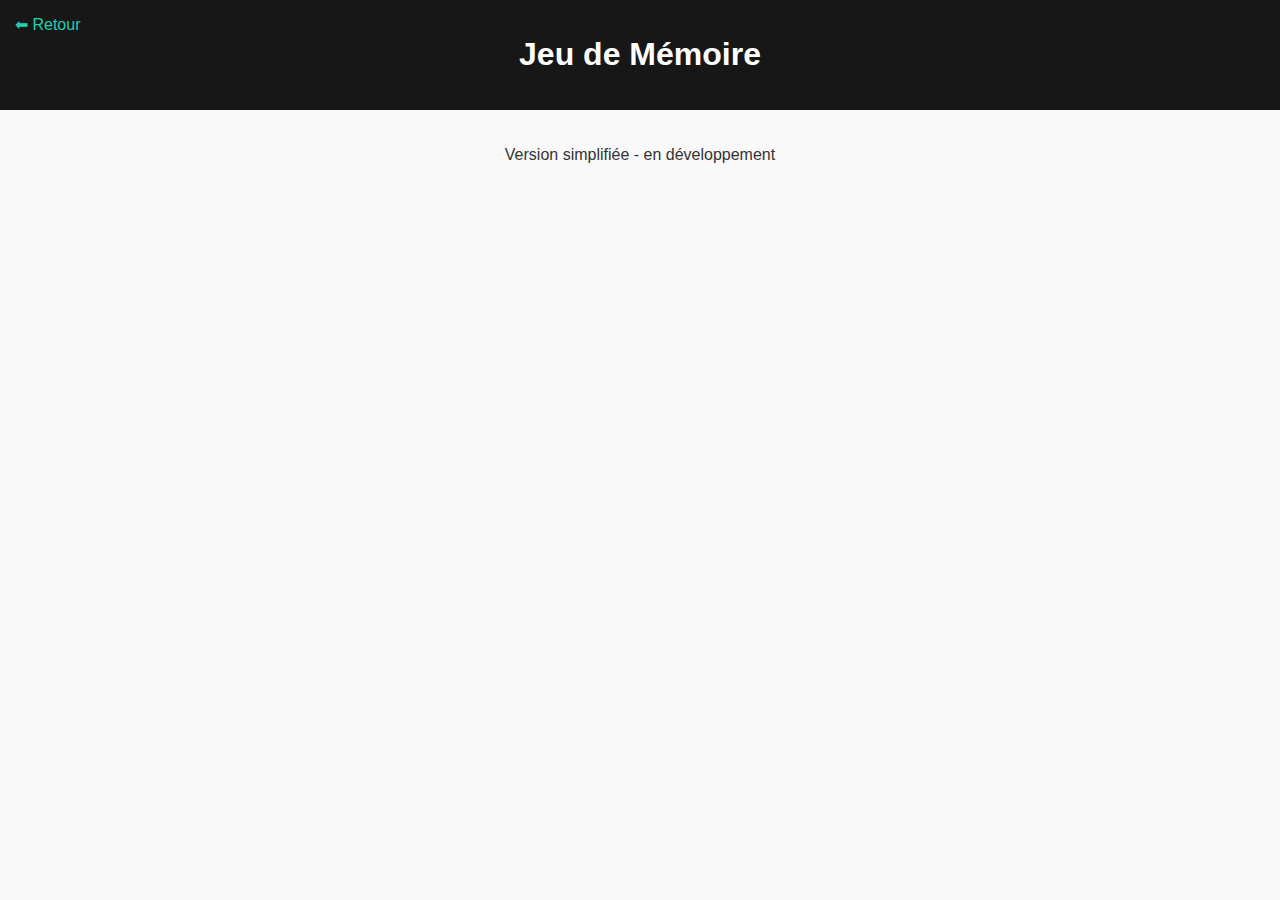
<file: memory.html>
<!DOCTYPE html>
<html lang="fr">
<head>
  <meta charset="UTF-8">
  <meta name="viewport" content="width=device-width, initial-scale=1.0">
  <title>Jeu de Mémoire</title>
  <link rel="stylesheet" href="memory.css">
</head>
<body>
  <header><a href="index.html">⬅ Retour</a><h1>Jeu de Mémoire</h1></header>
  <main>
    <p>Version simplifiée - en développement</p>
  </main>
</body>
</html>
</file>
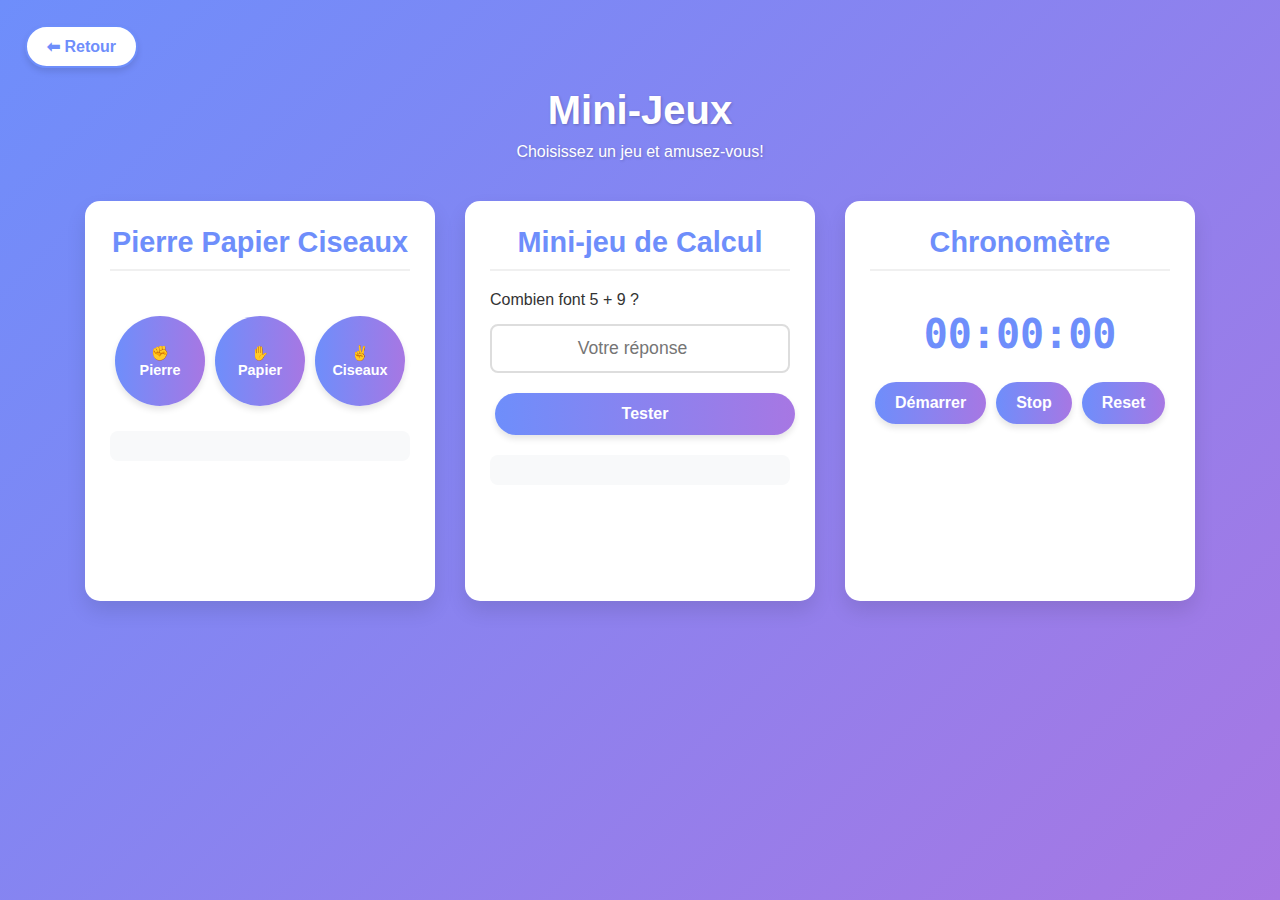
<file: minijeu.html>
<!DOCTYPE html>
<html lang="fr">

<head>
    <meta charset="UTF-8">
    <meta name="viewport" content="width=device-width, initial-scale=1.0">
    <title>Mini-Jeux</title>
    <style>
        * {
            box-sizing: border-box;
            margin: 0;
            padding: 0;
            font-family: 'Segoe UI', Tahoma, Geneva, Verdana, sans-serif;
        }

        body {
            background: linear-gradient(135deg, #6e8efb, #a777e3);
            color: #333;
            min-height: 100vh;
            padding: 20px;
        }

        .container {
            max-width: 1200px;
            margin: 0 auto;
        }

        header {
            text-align: center;
            margin-bottom: 40px;
            color: white;
            text-shadow: 1px 1px 3px rgba(0, 0, 0, 0.2);
        }

        h1 {
            font-size: 2.5rem;
            margin-bottom: 10px;
        }

        .games-container {
            display: flex;
            flex-wrap: wrap;
            justify-content: center;
            gap: 30px;
        }

        .game-card {
            background-color: white;
            border-radius: 15px;
            box-shadow: 0 10px 20px rgba(0, 0, 0, 0.1);
            padding: 25px;
            width: 350px;
            min-height: 400px;
            transition: transform 0.3s, box-shadow 0.3s;
            display: flex;
            flex-direction: column;
        }

        .game-card:hover {
            transform: translateY(-5px);
            box-shadow: 0 15px 30px rgba(0, 0, 0, 0.15);
        }

        .game-card h3 {
            text-align: center;
            margin-bottom: 20px;
            color: #6e8efb;
            font-size: 1.8rem;
            border-bottom: 2px solid #f0f0f0;
            padding-bottom: 10px;
        }

        .game-content {
            flex-grow: 1;
            display: flex;
            flex-direction: column;
            justify-content: space-between;
        }

        button {
            background: linear-gradient(to right, #6e8efb, #a777e3);
            color: white;
            border: none;
            padding: 12px 20px;
            border-radius: 50px;
            cursor: pointer;
            font-size: 1rem;
            font-weight: 600;
            margin: 5px;
            transition: transform 0.2s, box-shadow 0.2s;
            box-shadow: 0 4px 6px rgba(0, 0, 0, 0.1);
        }

        button:hover {
            transform: translateY(-2px);
            box-shadow: 0 6px 8px rgba(0, 0, 0, 0.15);
        }

        .rps-buttons {
            display: flex;
            justify-content: space-around;
            margin: 20px 0;
        }

        .rps-buttons button {
            width: 90px;
            height: 90px;
            border-radius: 50%;
            font-size: 0.9rem;
            display: flex;
            align-items: center;
            justify-content: center;
            text-align: center;
        }

        #result1,
        #result2 {
            text-align: center;
            font-weight: bold;
            margin: 15px 0;
            min-height: 30px;
            padding: 8px;
            border-radius: 8px;
            background-color: #f8f9fa;
        }

        .calc-game input {
            width: 100%;
            padding: 12px;
            margin: 15px 0;
            border: 2px solid #ddd;
            border-radius: 8px;
            font-size: 1.1rem;
            text-align: center;
        }

        .calc-game button {
            width: 100%;
        }

        .chrono-game {
            text-align: center;
        }

        #chrono {
            font-size: 2.5rem;
            font-weight: bold;
            margin: 20px 0;
            font-family: monospace;
            color: #6e8efb;
        }

        .chrono-buttons {
            display: flex;
            justify-content: space-between;
        }

        .chrono-buttons button {
            flex: 1;
        }

        .win {
            color: #28a745;
        }

        .lose {
            color: #dc3545;
        }

        .draw {
            color: #ffc107;
        }

        .back-btn {
            background: #fff;
            color: #6e8efb;
            border: 2px solid #6e8efb;
            padding: 10px 20px;
            border-radius: 30px;
            cursor: pointer;
            font-size: 1rem;
            font-weight: 600;
            margin-bottom: 20px;
            transition: all 0.3s;
        }

        .back-btn:hover {
            background: #6e8efb;
            color: #fff;
        }

        @media (max-width: 768px) {
            .games-container {
                flex-direction: column;
                align-items: center;
            }

            .game-card {
                width: 100%;
                max-width: 350px;
            }
        }
    </style>
</head>

<body>
    <button class="back-btn" onclick="history.back()">⬅ Retour</button>

    <div class="container">
        <header>
            <h1>Mini-Jeux</h1>
            <p>Choisissez un jeu et amusez-vous!</p>
        </header>

        <div class="games-container">
            <!-- Jeu Pierre Papier Ciseaux -->
            <div class="game-card">
                <h3>Pierre Papier Ciseaux</h3>
                <div class="game-content">
                    <div class="rps-game">
                        <div class="rps-buttons">
                            <button onclick="play('pierre')">✊ Pierre</button>
                            <button onclick="play('papier')">✋ Papier</button>
                            <button onclick="play('ciseaux')">✌️ Ciseaux</button>
                        </div>
                        <p id="result1"></p>
                    </div>
                </div>
            </div>

            <!-- Jeu de Calcul -->
            <div class="game-card">
                <h3>Mini-jeu de Calcul</h3>
                <div class="game-content">
                    <div class="calc-game">
                        <p id="question"></p>
                        <input type="number" id="answer" placeholder="Votre réponse">
                        <button onclick="checkAnswer()">Tester</button>
                        <p id="result2"></p>
                    </div>
                </div>
            </div>

            <!-- Chronomètre -->
            <div class="game-card">
                <h3>Chronomètre</h3>
                <div class="game-content">
                    <div class="chrono-game">
                        <p id="chrono">00:00:00</p>
                        <div class="chrono-buttons">
                            <button onclick="startChrono()">Démarrer</button>
                            <button onclick="stopChrono()">Stop</button>
                            <button onclick="resetChrono()">Reset</button>
                        </div>
                    </div>
                </div>
            </div>
        </div>
    </div>

    <script>
        // Jeu Pierre Papier Ciseaux
        function play(playerChoice) {
            const choices = ['pierre', 'papier', 'ciseaux'];
            const computerChoice = choices[Math.floor(Math.random() * 3)];

            let result = "";

            if (playerChoice === computerChoice) {
                result = "Égalité!";
                document.getElementById("result1").className = "draw";
            } else if (
                (playerChoice === 'pierre' && computerChoice === 'ciseaux') ||
                (playerChoice === 'papier' && computerChoice === 'pierre') ||
                (playerChoice === 'ciseaux' && computerChoice === 'papier')
            ) {
                result = `Vous gagnez! ${playerChoice} bat ${computerChoice}.`;
                document.getElementById("result1").className = "win";
            } else {
                result = `Vous perdez! ${computerChoice} bat ${playerChoice}.`;
                document.getElementById("result1").className = "lose";
            }

            document.getElementById("result1").textContent = result;
        }

        // Jeu de Calcul
        let num1, num2, correctAnswer;

        function generateQuestion() {
            num1 = Math.floor(Math.random() * 10) + 1;
            num2 = Math.floor(Math.random() * 10) + 1;
            correctAnswer = num1 + num2;
            document.getElementById("question").textContent = `Combien font ${num1} + ${num2} ?`;
            document.getElementById("answer").value = "";
            document.getElementById("result2").textContent = "";
        }

        function checkAnswer() {
            const userAnswer = parseInt(document.getElementById("answer").value);

            if (isNaN(userAnswer)) {
                document.getElementById("result2").textContent = "Veuillez entrer un nombre valide.";
                document.getElementById("result2").className = "";
                return;
            }

            if (userAnswer === correctAnswer) {
                document.getElementById("result2").textContent = "Bravo! Bonne réponse!";
                document.getElementById("result2").className = "win";
                setTimeout(generateQuestion, 1500);
            } else {
                document.getElementById("result2").textContent = "Désolé, ce n'est pas la bonne réponse. Essayez encore!";
                document.getElementById("result2").className = "lose";
            }
        }

        // Chronomètre
        let chronoInterval;
        let chronoTime = 0;
        let chronoRunning = false;

        function updateChrono() {
            chronoTime++;
            let hours = Math.floor(chronoTime / 3600);
            let minutes = Math.floor((chronoTime % 3600) / 60);
            let seconds = chronoTime % 60;

            hours = hours < 10 ? "0" + hours : hours;
            minutes = minutes < 10 ? "0" + minutes : minutes;
            seconds = seconds < 10 ? "0" + seconds : seconds;

            document.getElementById("chrono").textContent = `${hours}:${minutes}:${seconds}`;
        }

        function startChrono() {
            if (!chronoRunning) {
                chronoInterval = setInterval(updateChrono, 1000);
                chronoRunning = true;
            }
        }

        function stopChrono() {
            clearInterval(chronoInterval);
            chronoRunning = false;
        }

        function resetChrono() {
            stopChrono();
            chronoTime = 0;
            document.getElementById("chrono").textContent = "00:00:00";
        }

        // Initialisation
        window.onload = function () {
            generateQuestion();
        };
    </script>
</body>

</html>
</file>
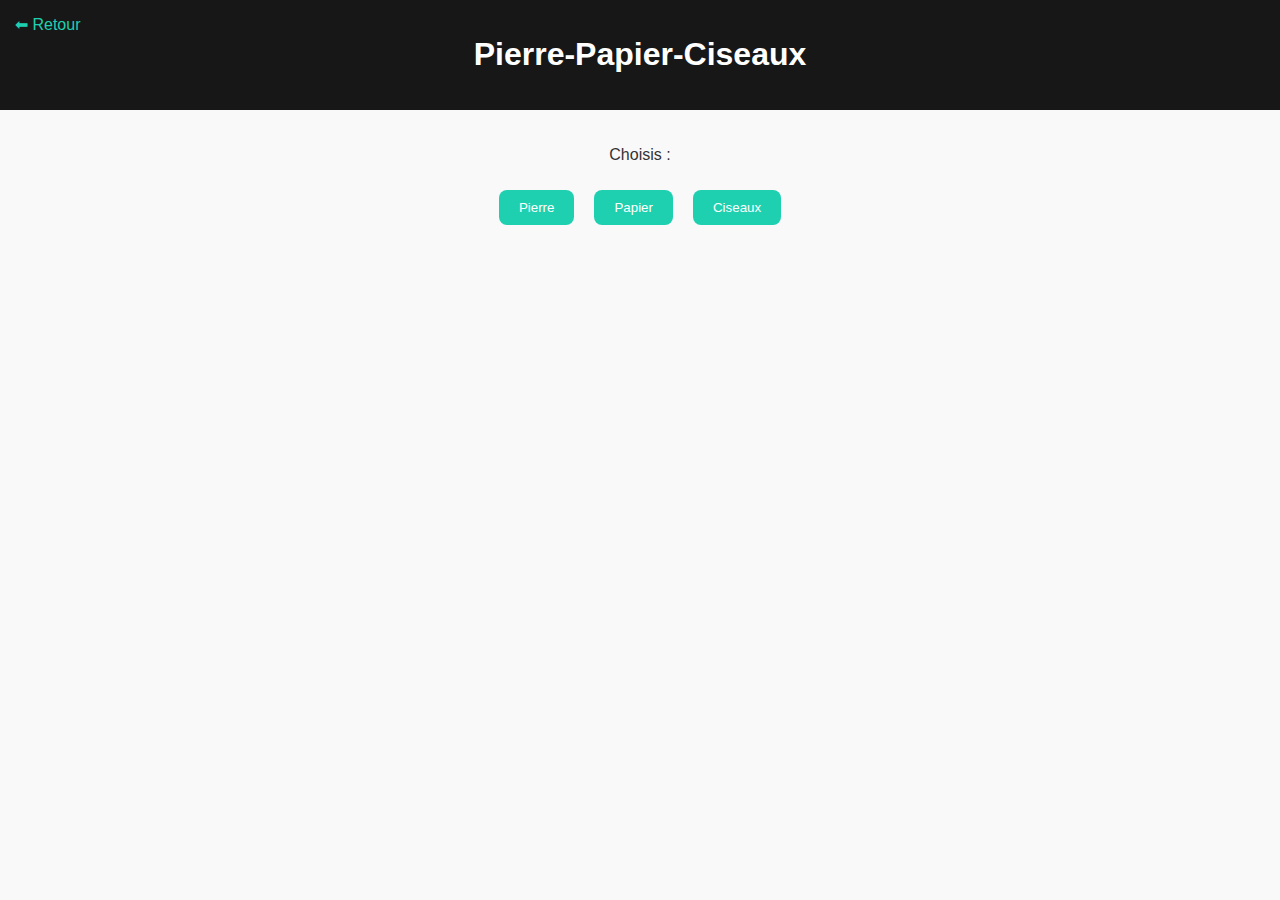
<file: pierre.html>
<!DOCTYPE html>
<html lang="fr">
<head>
  <meta charset="UTF-8">
  <meta name="viewport" content="width=device-width, initial-scale=1.0">
  <title>Pierre-Papier-Ciseaux</title>
  <link rel="stylesheet" href="pierre.css">
</head>
<body>
  <header><a href="../minijeu.html">⬅ Retour</a><h1>Pierre-Papier-Ciseaux</h1></header>
  <main>
    <p>Choisis :</p><button onclick="play('Pierre')">Pierre</button><button onclick="play('Papier')">Papier</button><button onclick="play('Ciseaux')">Ciseaux</button><p id='result'></p><script>function play(choice){const options=['Pierre','Papier','Ciseaux'];let ordi=options[Math.floor(Math.random()*3)];let res='';if(choice===ordi){res='Égalité!';}else if((choice==='Pierre'&&ordi==='Ciseaux')||(choice==='Papier'&&ordi==='Pierre')||(choice==='Ciseaux'&&ordi==='Papier')){res='Gagné!';}else{res='Perdu!';}document.getElementById('result').innerText=`Toi: ${choice} | Ordi: ${ordi} => ${res}`;}</script>
  </main>
</body>
</html>
</file>
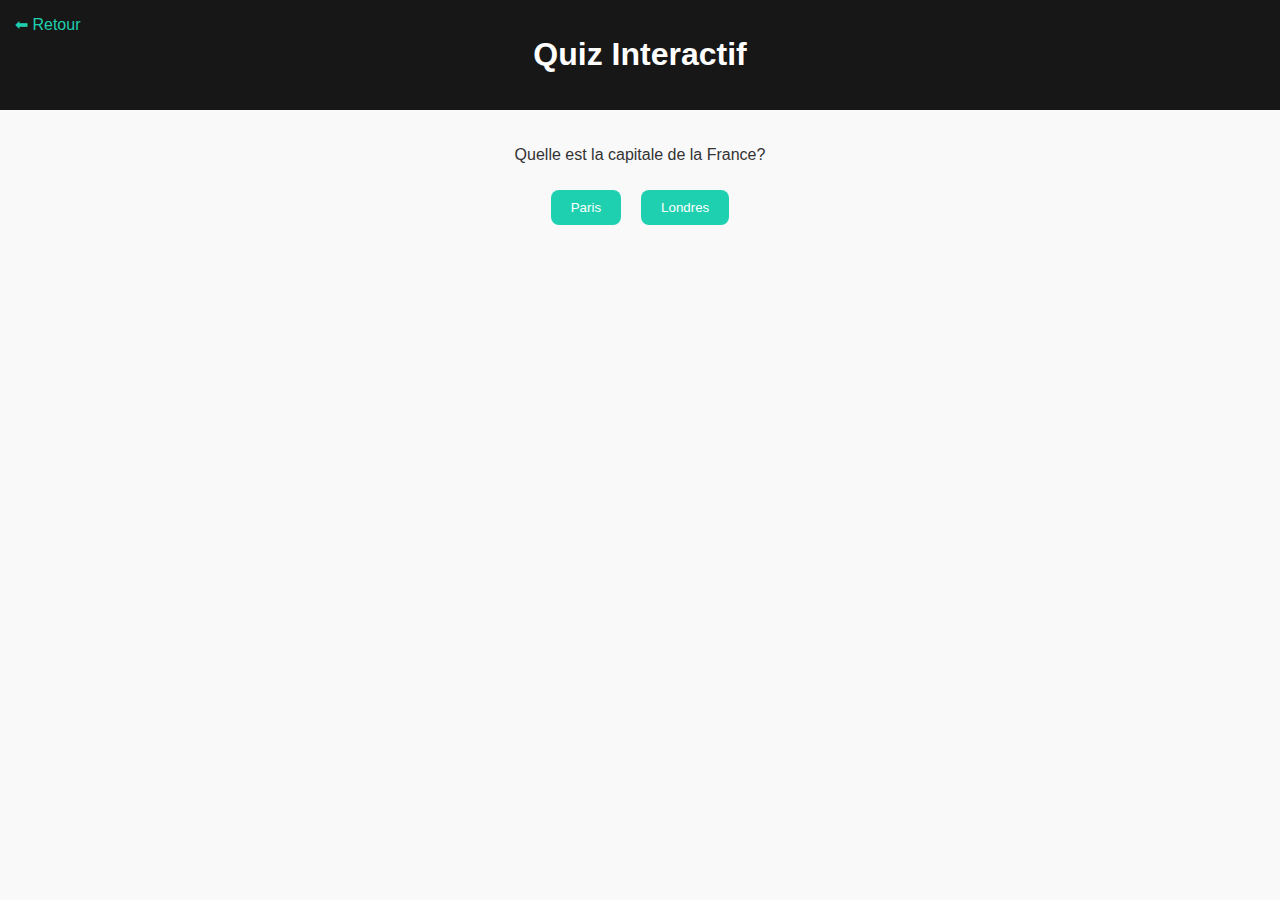
<file: quiz.html>
<!DOCTYPE html>
<html lang="fr">

<head>
  <meta charset="UTF-8">
  <meta name="viewport" content="width=device-width, initial-scale=1.0">
  <title>Quiz Interactif</title>
  <link rel="stylesheet" href="quiz.css">
</head>

<body>
  <header><a href="index.html">⬅ Retour</a>
    <h1>Quiz Interactif</h1>
  </header>
  <main>
    <p id='q'></p><button onclick="rep('a')">Paris</button><button onclick="rep('b')">Londres</button>
    <script>let question = 'Quelle est la capitale de la France?'; document.getElementById('q').innerText = question; function rep(r) { alert(r === 'a' ? 'Bonne réponse!' : 'Faux!'); }</script>
  </main>
</body>

</html>
</file>
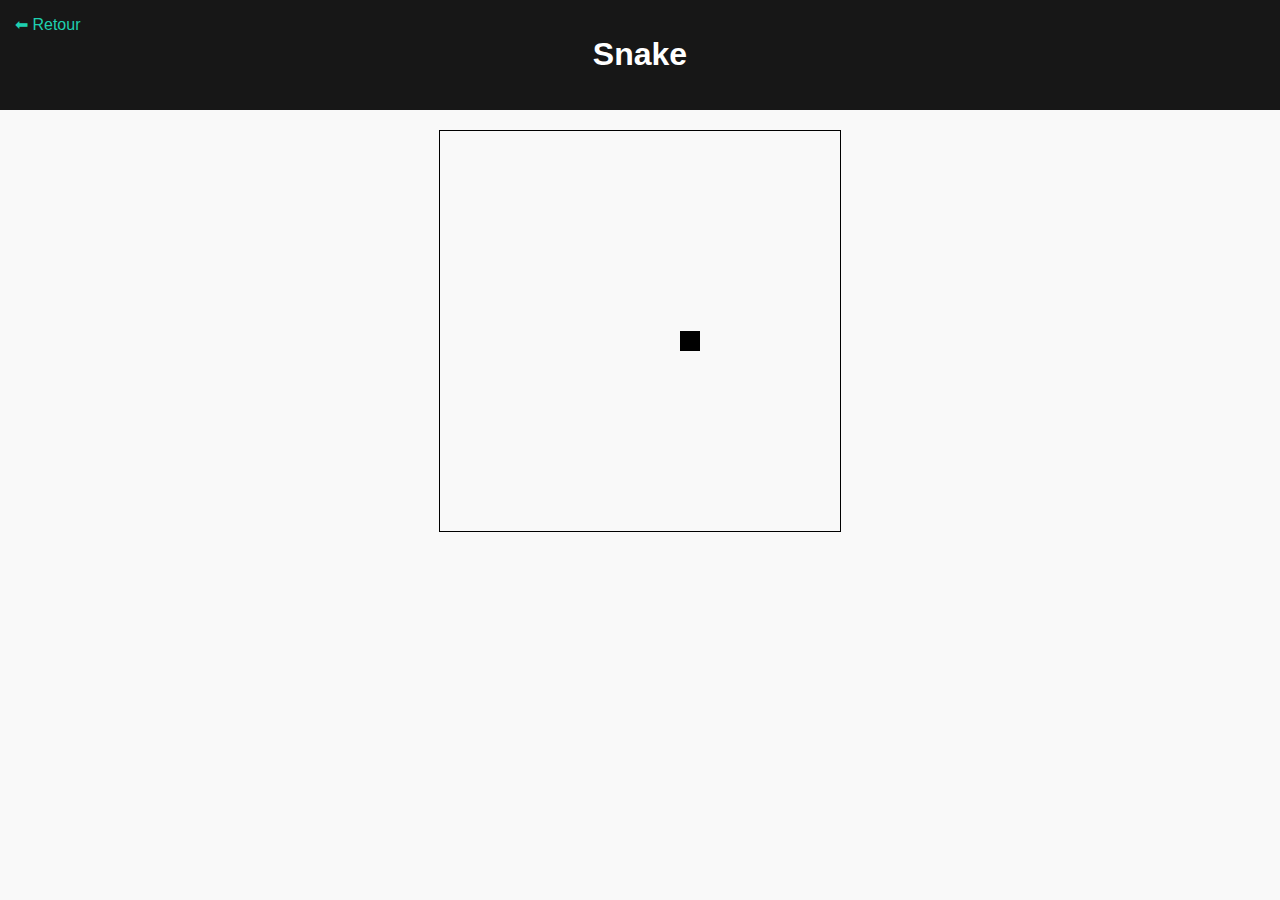
<file: snake.html>
<!DOCTYPE html>
<html lang="fr">
<head>
  <meta charset="UTF-8">
  <meta name="viewport" content="width=device-width, initial-scale=1.0">
  <title>Snake</title>
  <link rel="stylesheet" href="snake.css">
</head>
<body>
  <header><a href="index.html">⬅ Retour</a><h1>Snake</h1></header>
  <main>
    <canvas id='game' width='400' height='400' style='border:1px solid #000'></canvas><script>let canvas=document.getElementById('game'),ctx=canvas.getContext('2d');let x=200,y=200,dx=20,dy=0,taille=20;document.addEventListener('keydown',e=>{if(e.key==='ArrowUp'){dx=0;dy=-20;}if(e.key==='ArrowDown'){dx=0;dy=20;}if(e.key==='ArrowLeft'){dx=-20;dy=0;}if(e.key==='ArrowRight'){dx=20;dy=0;}});function loop(){ctx.clearRect(0,0,400,400);ctx.fillRect(x,y,taille,taille);x+=dx;y+=dy;if(x<0)x=380;if(y<0)y=380;if(x>=400)x=0;if(y>=400)y=0;}setInterval(loop,200);</script>
  </main>
</body>
</html>
</file>
<file: memory.css>
body{margin:0;font-family:Arial;background:#f9f9f9;color:#333;text-align:center}
header{background:#171717;color:#fff;padding:15px}
header a{color:#1ed0b0;text-decoration:none;float:left}
main{padding:20px}
button{padding:10px 20px;margin:10px;border:none;border-radius:8px;background:#1ed0b0;color:#fff;cursor:pointer}
button:hover{background:#17a98d}
</file>
<file: pierre.css>
body{margin:0;font-family:Arial;background:#f9f9f9;color:#333;text-align:center}
header{background:#171717;color:#fff;padding:15px}
header a{color:#1ed0b0;text-decoration:none;float:left}
main{padding:20px}
button{padding:10px 20px;margin:10px;border:none;border-radius:8px;background:#1ed0b0;color:#fff;cursor:pointer}
button:hover{background:#17a98d}
</file>
<file: quiz.css>
body{margin:0;font-family:Arial;background:#f9f9f9;color:#333;text-align:center}
header{background:#171717;color:#fff;padding:15px}
header a{color:#1ed0b0;text-decoration:none;float:left}
main{padding:20px}
button{padding:10px 20px;margin:10px;border:none;border-radius:8px;background:#1ed0b0;color:#fff;cursor:pointer}
button:hover{background:#17a98d}
</file>
<file: snake.css>
body{margin:0;font-family:Arial;background:#f9f9f9;color:#333;text-align:center}
header{background:#171717;color:#fff;padding:15px}
header a{color:#1ed0b0;text-decoration:none;float:left}
main{padding:20px}
button{padding:10px 20px;margin:10px;border:none;border-radius:8px;background:#1ed0b0;color:#fff;cursor:pointer}
button:hover{background:#17a98d}
</file>
